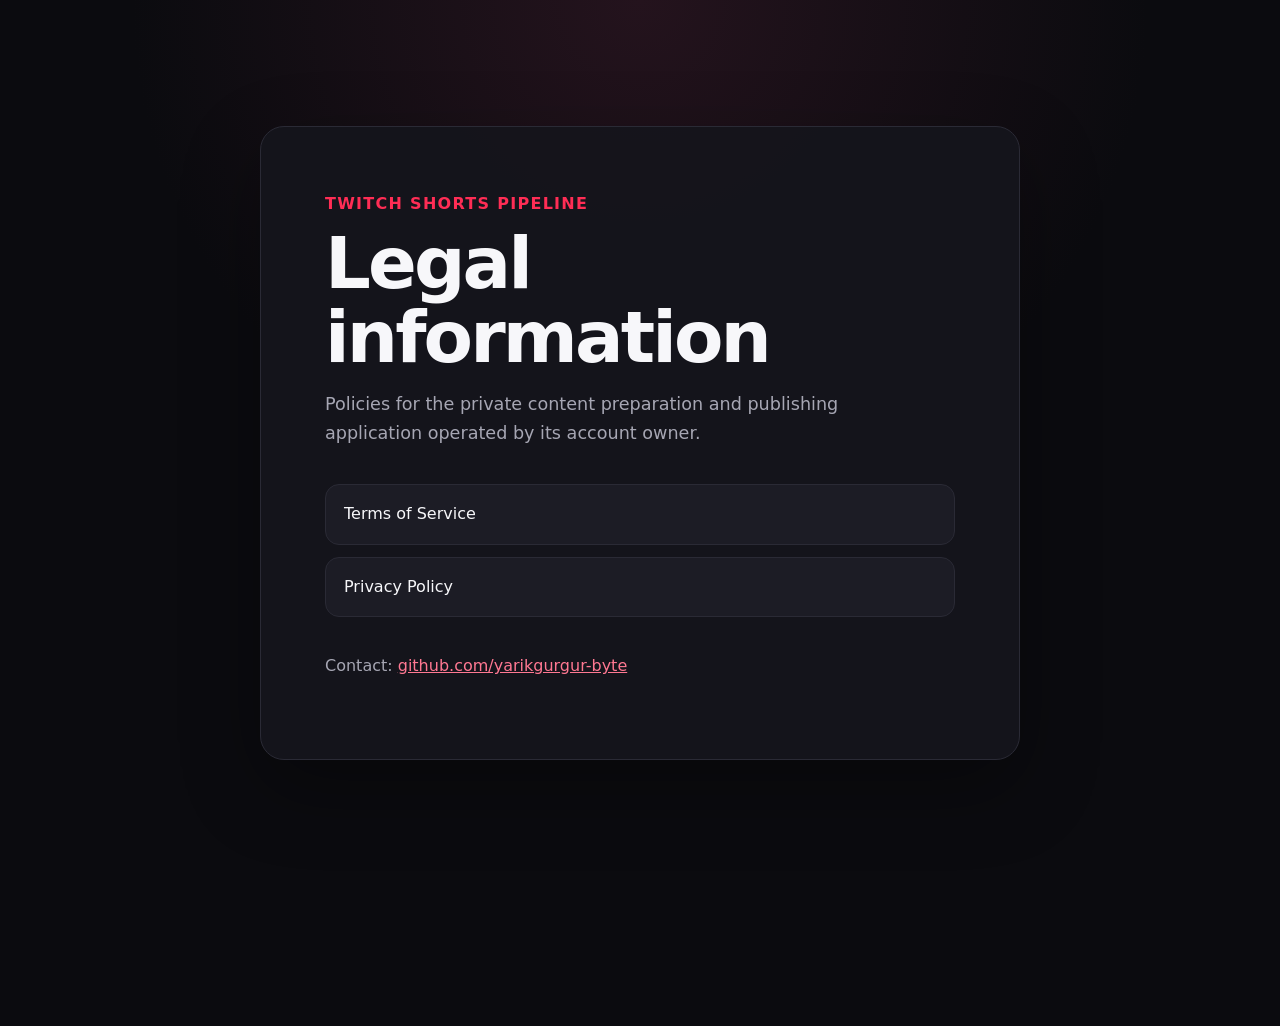
<file: index.html>
<!doctype html>
<html lang="en">
<head>
  <meta charset="utf-8">
  <meta name="viewport" content="width=device-width, initial-scale=1">
  <title>Twitch Shorts Pipeline — Legal</title>
  <meta name="description" content="Legal information for Twitch Shorts Pipeline.">
  <link rel="stylesheet" href="styles.css">
</head>
<body>
  <main class="card">
    <p class="eyebrow">Twitch Shorts Pipeline</p>
    <h1>Legal information</h1>
    <p class="intro">Policies for the private content preparation and publishing application operated by its account owner.</p>
    <nav aria-label="Legal documents">
      <a href="terms.html">Terms of Service</a>
      <a href="privacy.html">Privacy Policy</a>
    </nav>
    <p class="footer">Contact: <a href="https://github.com/yarikgurgur-byte">github.com/yarikgurgur-byte</a></p>
  </main>
</body>
</html>
</file>
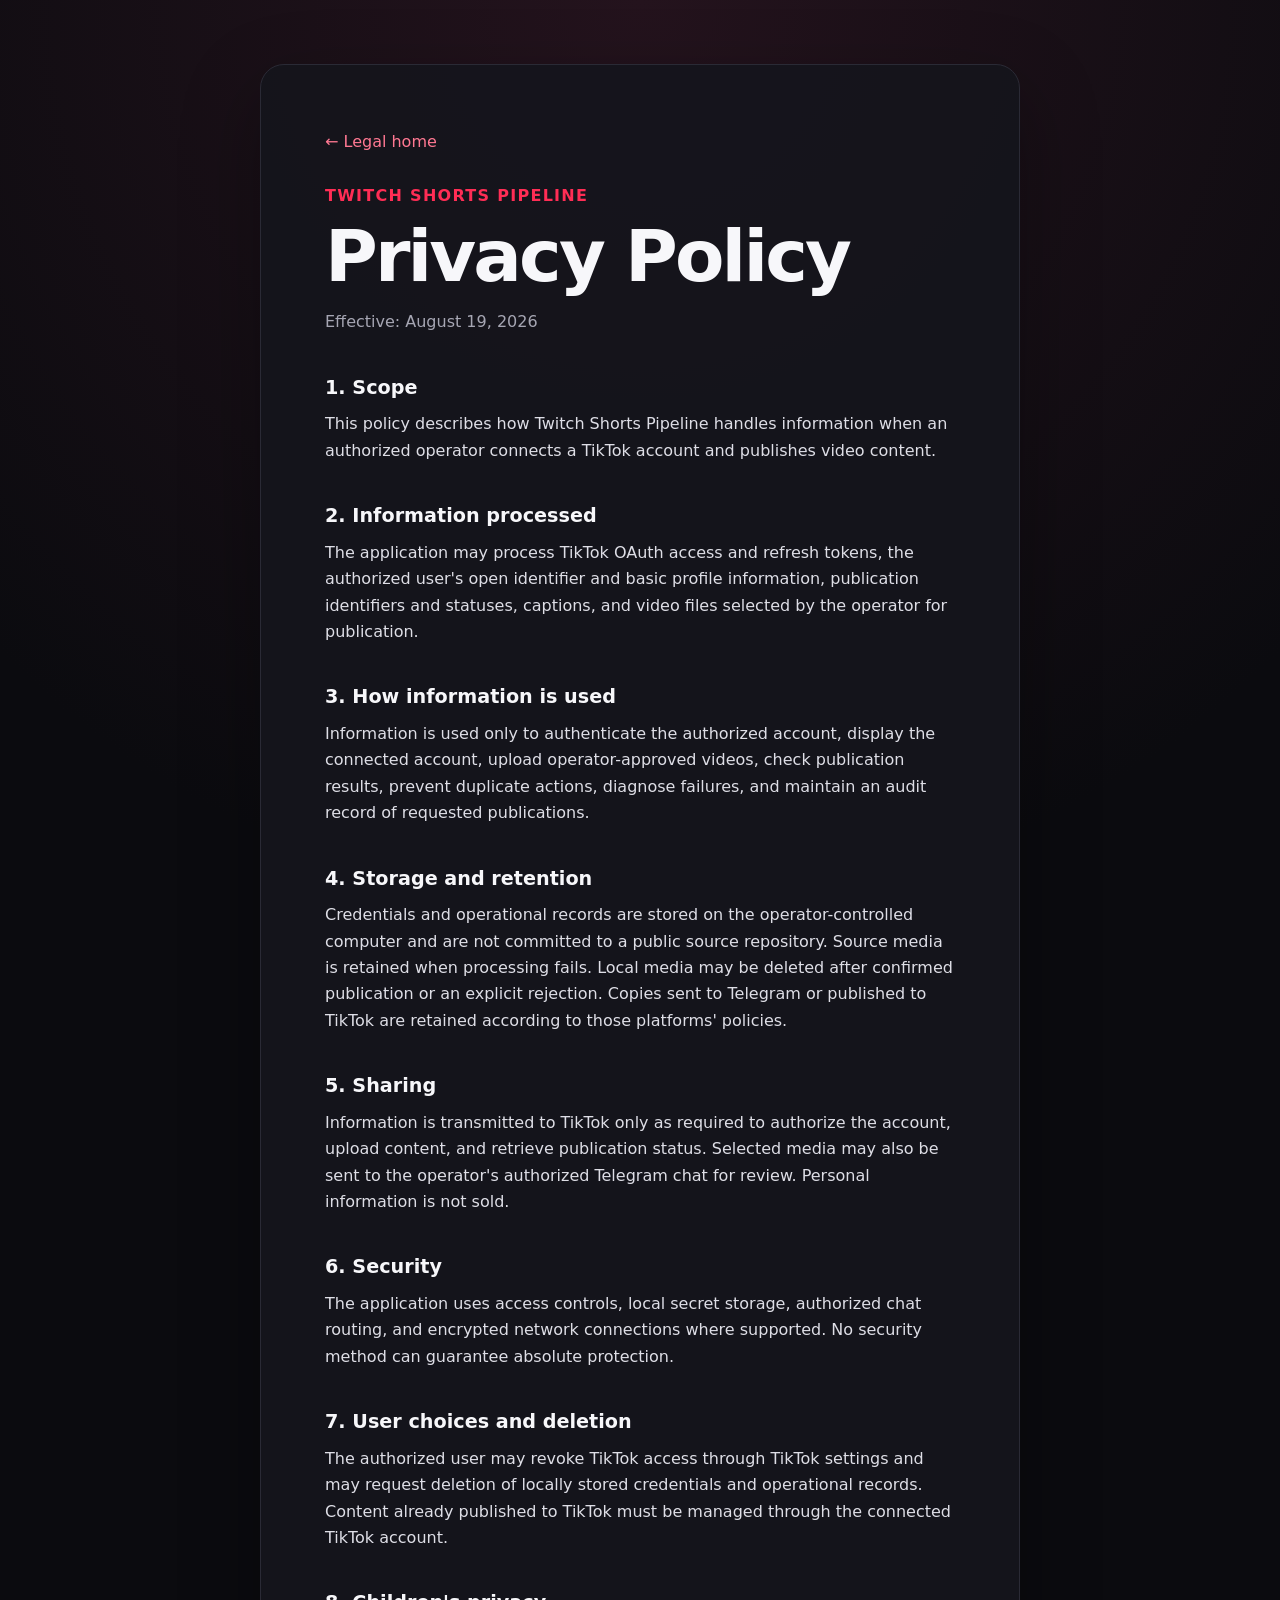
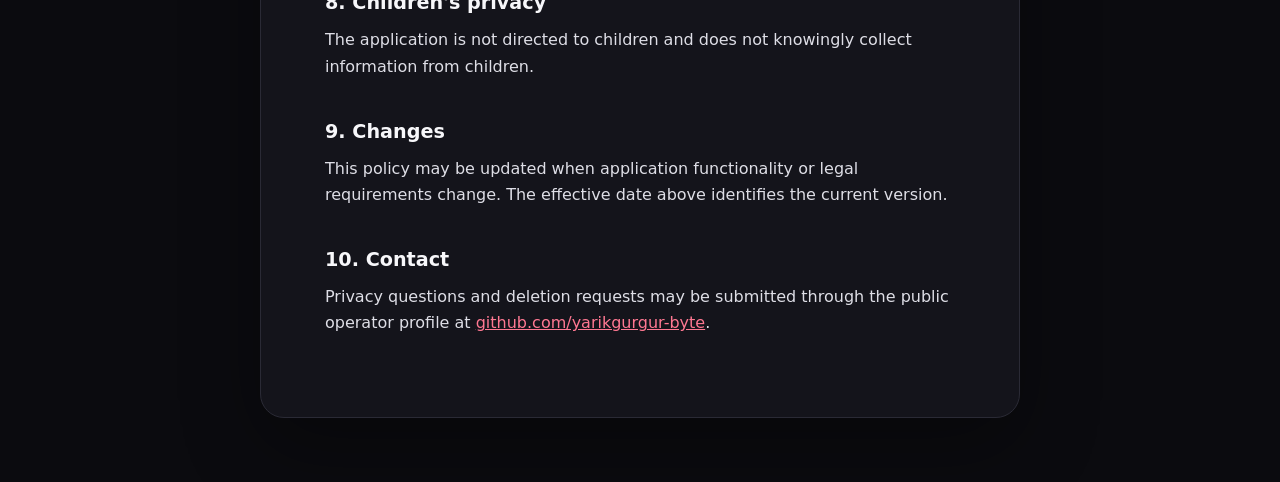
<file: privacy.html>
<!doctype html>
<html lang="en">
<head>
  <meta charset="utf-8">
  <meta name="viewport" content="width=device-width, initial-scale=1">
  <title>Privacy Policy — Twitch Shorts Pipeline</title>
  <meta name="description" content="Privacy Policy for Twitch Shorts Pipeline.">
  <link rel="stylesheet" href="styles.css">
</head>
<body>
  <main class="document">
    <a class="back" href="index.html">← Legal home</a>
    <p class="eyebrow">Twitch Shorts Pipeline</p>
    <h1>Privacy Policy</h1>
    <p class="updated">Effective: August 19, 2026</p>

    <h2>1. Scope</h2>
    <p>This policy describes how Twitch Shorts Pipeline handles information when an authorized operator connects a TikTok account and publishes video content.</p>

    <h2>2. Information processed</h2>
    <p>The application may process TikTok OAuth access and refresh tokens, the authorized user's open identifier and basic profile information, publication identifiers and statuses, captions, and video files selected by the operator for publication.</p>

    <h2>3. How information is used</h2>
    <p>Information is used only to authenticate the authorized account, display the connected account, upload operator-approved videos, check publication results, prevent duplicate actions, diagnose failures, and maintain an audit record of requested publications.</p>

    <h2>4. Storage and retention</h2>
    <p>Credentials and operational records are stored on the operator-controlled computer and are not committed to a public source repository. Source media is retained when processing fails. Local media may be deleted after confirmed publication or an explicit rejection. Copies sent to Telegram or published to TikTok are retained according to those platforms' policies.</p>

    <h2>5. Sharing</h2>
    <p>Information is transmitted to TikTok only as required to authorize the account, upload content, and retrieve publication status. Selected media may also be sent to the operator's authorized Telegram chat for review. Personal information is not sold.</p>

    <h2>6. Security</h2>
    <p>The application uses access controls, local secret storage, authorized chat routing, and encrypted network connections where supported. No security method can guarantee absolute protection.</p>

    <h2>7. User choices and deletion</h2>
    <p>The authorized user may revoke TikTok access through TikTok settings and may request deletion of locally stored credentials and operational records. Content already published to TikTok must be managed through the connected TikTok account.</p>

    <h2>8. Children's privacy</h2>
    <p>The application is not directed to children and does not knowingly collect information from children.</p>

    <h2>9. Changes</h2>
    <p>This policy may be updated when application functionality or legal requirements change. The effective date above identifies the current version.</p>

    <h2>10. Contact</h2>
    <p>Privacy questions and deletion requests may be submitted through the public operator profile at <a href="https://github.com/yarikgurgur-byte">github.com/yarikgurgur-byte</a>.</p>
  </main>
</body>
</html>
</file>
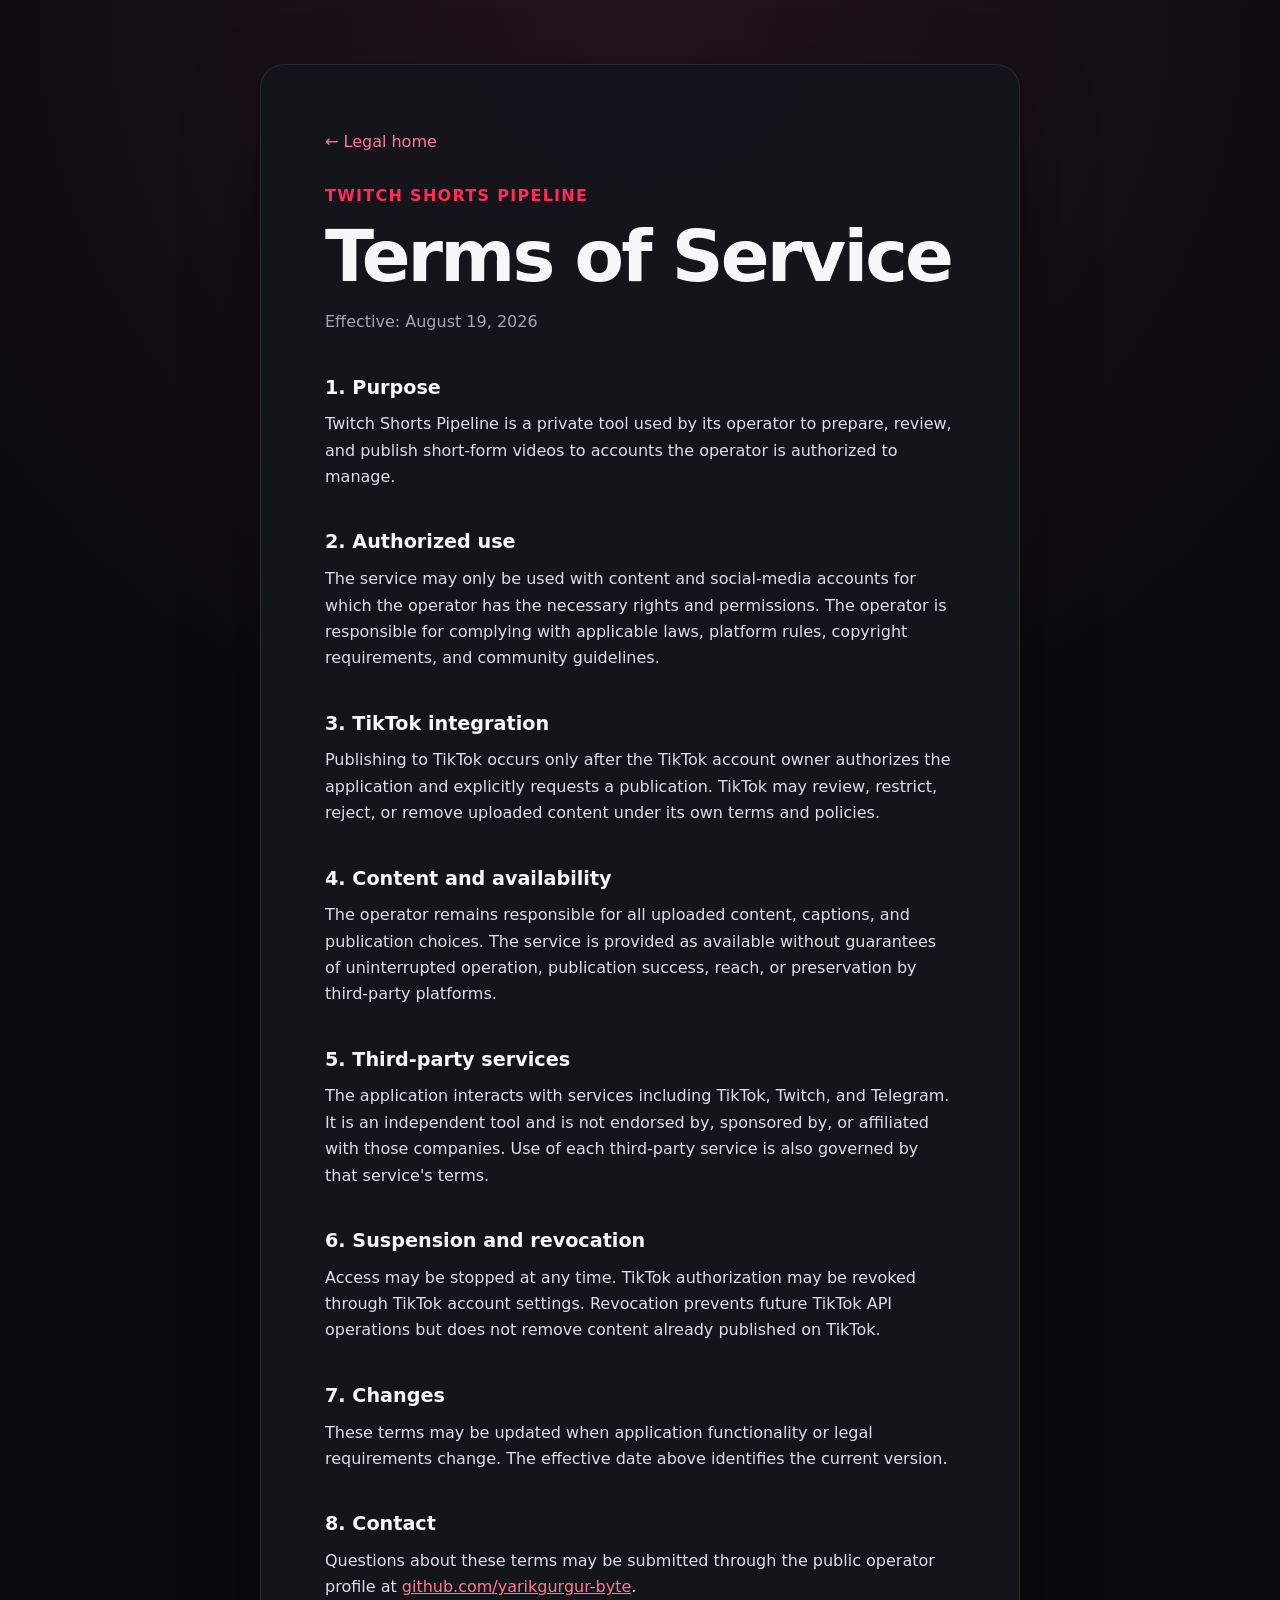
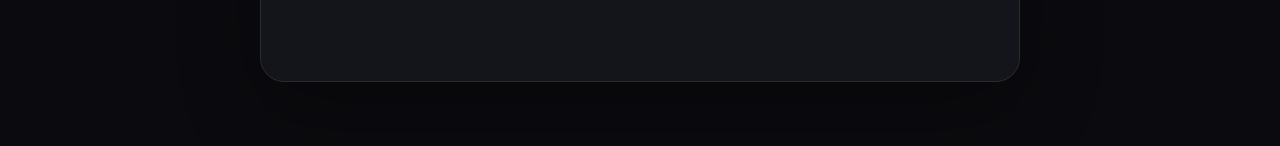
<file: terms.html>
<!doctype html>
<html lang="en">
<head>
  <meta charset="utf-8">
  <meta name="viewport" content="width=device-width, initial-scale=1">
  <title>Terms of Service — Twitch Shorts Pipeline</title>
  <meta name="description" content="Terms of Service for Twitch Shorts Pipeline.">
  <link rel="stylesheet" href="styles.css">
</head>
<body>
  <main class="document">
    <a class="back" href="index.html">← Legal home</a>
    <p class="eyebrow">Twitch Shorts Pipeline</p>
    <h1>Terms of Service</h1>
    <p class="updated">Effective: August 19, 2026</p>

    <h2>1. Purpose</h2>
    <p>Twitch Shorts Pipeline is a private tool used by its operator to prepare, review, and publish short-form videos to accounts the operator is authorized to manage.</p>

    <h2>2. Authorized use</h2>
    <p>The service may only be used with content and social-media accounts for which the operator has the necessary rights and permissions. The operator is responsible for complying with applicable laws, platform rules, copyright requirements, and community guidelines.</p>

    <h2>3. TikTok integration</h2>
    <p>Publishing to TikTok occurs only after the TikTok account owner authorizes the application and explicitly requests a publication. TikTok may review, restrict, reject, or remove uploaded content under its own terms and policies.</p>

    <h2>4. Content and availability</h2>
    <p>The operator remains responsible for all uploaded content, captions, and publication choices. The service is provided as available without guarantees of uninterrupted operation, publication success, reach, or preservation by third-party platforms.</p>

    <h2>5. Third-party services</h2>
    <p>The application interacts with services including TikTok, Twitch, and Telegram. It is an independent tool and is not endorsed by, sponsored by, or affiliated with those companies. Use of each third-party service is also governed by that service's terms.</p>

    <h2>6. Suspension and revocation</h2>
    <p>Access may be stopped at any time. TikTok authorization may be revoked through TikTok account settings. Revocation prevents future TikTok API operations but does not remove content already published on TikTok.</p>

    <h2>7. Changes</h2>
    <p>These terms may be updated when application functionality or legal requirements change. The effective date above identifies the current version.</p>

    <h2>8. Contact</h2>
    <p>Questions about these terms may be submitted through the public operator profile at <a href="https://github.com/yarikgurgur-byte">github.com/yarikgurgur-byte</a>.</p>
  </main>
</body>
</html>
</file>
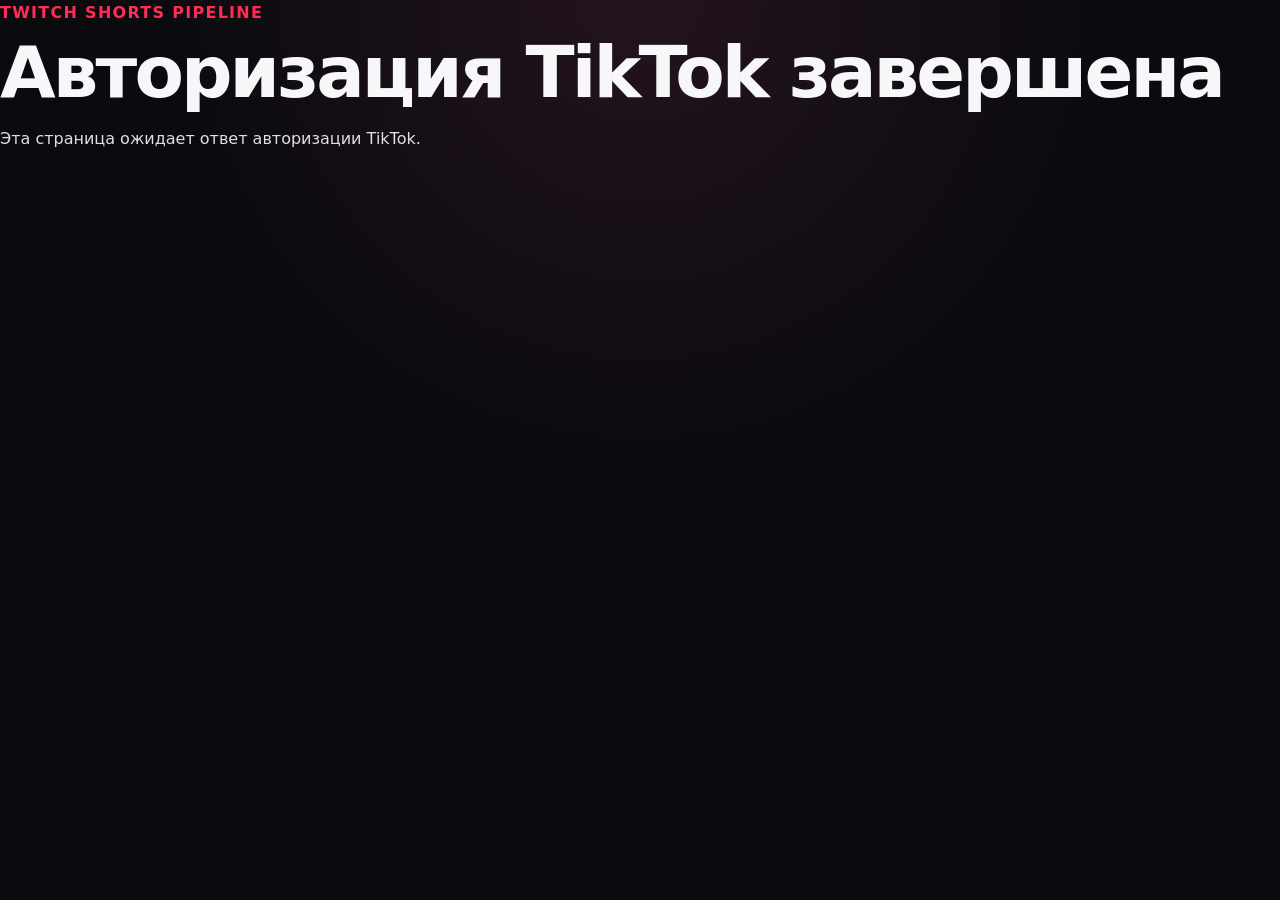
<file: tiktok/callback.html>
<!doctype html>
<html lang="ru">
<head>
  <meta charset="utf-8">
  <meta name="viewport" content="width=device-width, initial-scale=1">
  <meta name="robots" content="noindex">
  <title>TikTok authorization</title>
  <link rel="stylesheet" href="../styles.css">
</head>
<body>
  <main class="container">
    <p class="eyebrow">Twitch Shorts Pipeline</p>
    <h1>Авторизация TikTok завершена</h1>
    <p id="status">Проверяем ответ TikTok…</p>
    <section id="result" hidden>
      <p>Скопируйте полный адрес этой страницы и вернитесь к настройке приложения.</p>
      <button id="copy" type="button">Скопировать адрес</button>
    </section>
  </main>
  <script>
    const params = new URLSearchParams(window.location.search);
    const status = document.getElementById("status");
    const result = document.getElementById("result");
    if (params.has("code")) {
      status.textContent = "Код авторизации получен.";
      result.hidden = false;
    } else if (params.has("error")) {
      status.textContent = `TikTok вернул ошибку: ${params.get("error_description") || params.get("error")}`;
    } else {
      status.textContent = "Эта страница ожидает ответ авторизации TikTok.";
    }
    document.getElementById("copy")?.addEventListener("click", async () => {
      await navigator.clipboard.writeText(window.location.href);
      status.textContent = "Адрес скопирован.";
    });
  </script>
</body>
</html>
</file>
<file: styles.css>
:root {
  color-scheme: dark;
  --background: #0b0b0f;
  --surface: #15151c;
  --text: #f7f7fa;
  --muted: #a6a6b3;
  --accent: #ff2d55;
  --line: #2a2a35;
}

* { box-sizing: border-box; }

body {
  margin: 0;
  min-height: 100vh;
  background: radial-gradient(circle at top, #24131d 0, var(--background) 42%);
  color: var(--text);
  font-family: Inter, ui-sans-serif, system-ui, -apple-system, BlinkMacSystemFont, "Segoe UI", sans-serif;
  line-height: 1.65;
}

a { color: #ff7892; }
a:hover { color: #ffa1b3; }

.card,
.document {
  width: min(760px, calc(100% - 32px));
  margin: 64px auto;
  padding: clamp(28px, 6vw, 64px);
  background: color-mix(in srgb, var(--surface) 94%, transparent);
  border: 1px solid var(--line);
  border-radius: 24px;
  box-shadow: 0 28px 80px rgb(0 0 0 / 32%);
}

.card { margin-top: max(64px, 14vh); }
.eyebrow { margin: 0 0 10px; color: var(--accent); font-weight: 750; letter-spacing: .08em; text-transform: uppercase; }
h1 { margin: 0 0 16px; font-size: clamp(2.25rem, 7vw, 4.5rem); line-height: 1.02; letter-spacing: -.04em; }
h2 { margin: 36px 0 8px; font-size: 1.2rem; }
p { margin: 0 0 16px; color: #dedee6; }
.intro { max-width: 600px; color: var(--muted); font-size: 1.1rem; }
.updated, .footer { color: var(--muted); }
.back { display: inline-block; margin-bottom: 28px; text-decoration: none; }

nav {
  display: grid;
  gap: 12px;
  margin: 36px 0;
}

nav a {
  padding: 16px 18px;
  color: var(--text);
  text-decoration: none;
  background: #1c1c25;
  border: 1px solid var(--line);
  border-radius: 14px;
}

nav a:hover { border-color: var(--accent); }

@media (max-width: 520px) {
  .card, .document { margin: 16px auto; border-radius: 18px; }
}
</file>
